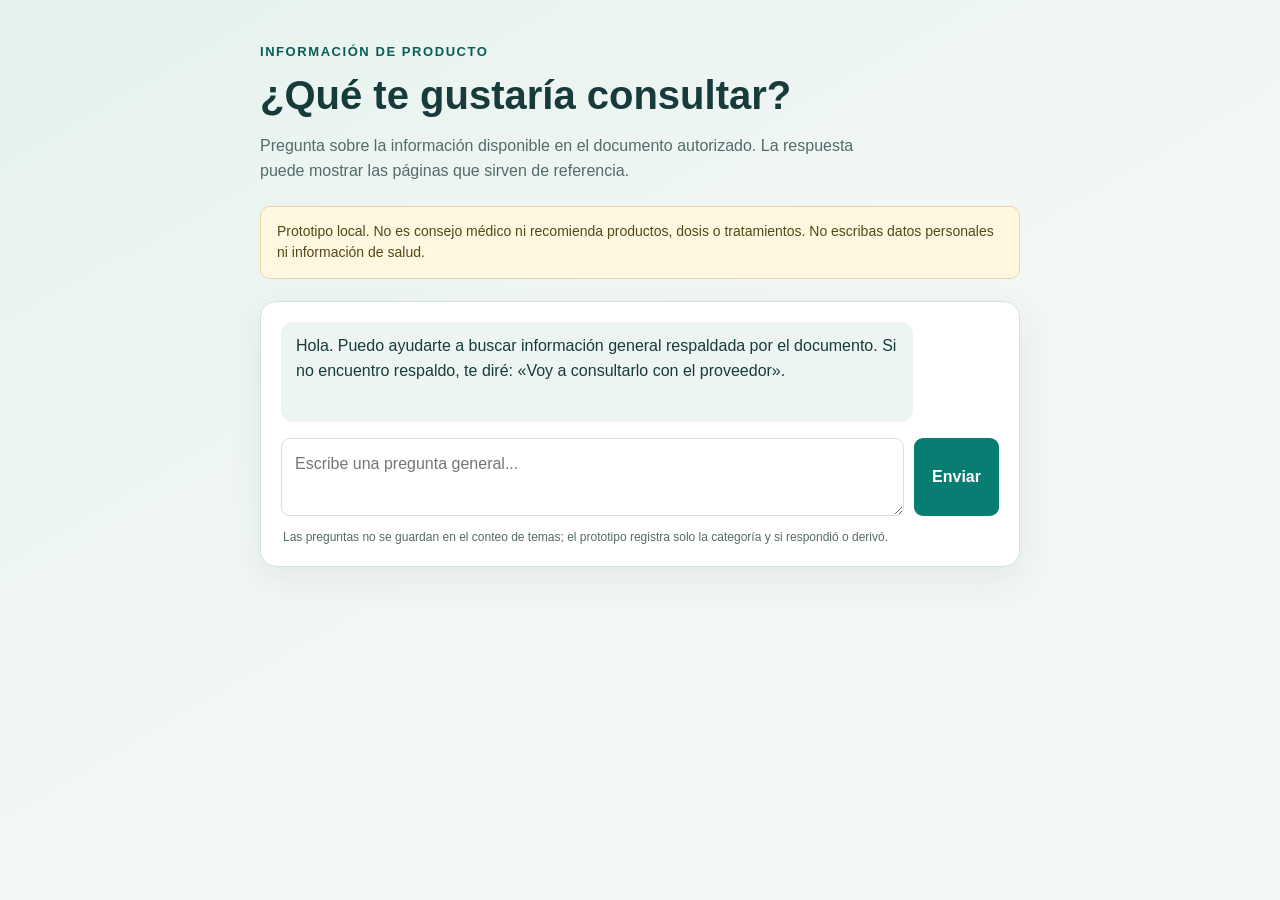
<file: mi-trabajo/mi-agente/index.html>
<!doctype html>
<html lang="es">
<head>
  <meta charset="utf-8">
  <meta name="viewport" content="width=device-width, initial-scale=1">
  <meta name="theme-color" content="#f4f7f6">
  <title>Consulta de información del producto</title>
  <style>
    :root {
      color-scheme: light;
      --ink: #173b3a;
      --muted: #536b69;
      --surface: #ffffff;
      --background: #f2f7f5;
      --line: #d4e2de;
      --accent: #087e73;
      --accent-dark: #075e57;
      --notice: #fff7df;
    }
    * { box-sizing: border-box; }
    body {
      margin: 0;
      min-height: 100vh;
      background: linear-gradient(150deg, #e5f2ee, var(--background) 50%);
      color: var(--ink);
      font: 16px/1.55 Arial, sans-serif;
    }
    main { width: min(760px, calc(100% - 32px)); margin: 0 auto; padding: 42px 0; }
    .brand { color: var(--accent-dark); font-size: 13px; font-weight: 700; letter-spacing: .12em; text-transform: uppercase; }
    h1 { margin: 10px 0; font-size: clamp(27px, 5vw, 40px); line-height: 1.15; }
    .intro { max-width: 620px; color: var(--muted); }
    .notice {
      margin: 22px 0;
      padding: 14px 16px;
      border: 1px solid #e9d8a4;
      border-radius: 10px;
      background: var(--notice);
      color: #554719;
      font-size: 14px;
    }
    .chat {
      padding: 20px;
      border: 1px solid var(--line);
      border-radius: 16px;
      background: var(--surface);
      box-shadow: 0 12px 34px #173b3a12;
    }
    .messages { display: grid; gap: 12px; min-height: 100px; max-height: 430px; overflow-y: auto; }
    .message {
      max-width: 88%;
      margin: 0;
      padding: 12px 15px;
      border-radius: 12px;
      white-space: pre-wrap;
      overflow-wrap: anywhere;
    }
    .assistant { justify-self: start; background: #edf5f2; }
    .user { justify-self: end; background: var(--accent); color: white; }
    .source { display: block; margin-top: 8px; color: var(--muted); font-size: 12px; }
    form { display: flex; gap: 10px; margin-top: 16px; }
    textarea {
      flex: 1;
      min-height: 52px;
      max-height: 150px;
      padding: 13px;
      border: 1px solid var(--line);
      border-radius: 9px;
      color: var(--ink);
      font: inherit;
      resize: vertical;
    }
    textarea:focus { outline: 3px solid #087e7333; border-color: var(--accent); }
    button {
      align-self: stretch;
      padding: 0 18px;
      border: 0;
      border-radius: 9px;
      background: var(--accent);
      color: white;
      font: inherit;
      font-weight: 700;
      cursor: pointer;
    }
    button:hover, button:focus-visible { background: var(--accent-dark); }
    button:disabled { opacity: .65; cursor: wait; }
    .hint { margin: 12px 2px 0; color: var(--muted); font-size: 12px; }
    @media (max-width: 540px) {
      main { padding: 28px 0; }
      .chat { padding: 14px; }
      form { flex-direction: column; }
      button { min-height: 48px; }
      .message { max-width: 96%; }
    }
  </style>
</head>
<body>
  <main>
    <div class="brand">Información de producto</div>
    <h1>¿Qué te gustaría consultar?</h1>
    <p class="intro">Pregunta sobre la información disponible en el documento autorizado. La respuesta puede mostrar las páginas que sirven de referencia.</p>
    <aside class="notice" role="note">
      Prototipo local. No es consejo médico ni recomienda productos, dosis o tratamientos. No escribas datos personales ni información de salud.
    </aside>
    <section class="chat" aria-label="Asistente de consulta">
      <div class="messages" id="messages" aria-live="polite">
        <p class="message assistant">Hola. Puedo ayudarte a buscar información general respaldada por el documento. Si no encuentro respaldo, te diré: «Voy a consultarlo con el proveedor».</p>
      </div>
      <form id="question-form">
        <textarea id="question" name="pregunta" maxlength="500" placeholder="Escribe una pregunta general..." required aria-label="Tu pregunta"></textarea>
        <button id="send" type="submit">Enviar</button>
      </form>
      <p class="hint">Las preguntas no se guardan en el conteo de temas; el prototipo registra solo la categoría y si respondió o derivó.</p>
    </section>
  </main>
  <script>
    const form = document.querySelector('#question-form');
    const input = document.querySelector('#question');
    const sendButton = document.querySelector('#send');
    const messages = document.querySelector('#messages');

    function addMessage(text, role, sources = []) {
      const message = document.createElement('p');
      message.className = `message ${role}`;
      message.textContent = text;
      if (sources.length) {
        const citation = document.createElement('span');
        citation.className = 'source';
        citation.textContent = `Fuente: PDF autorizado, página${sources.length === 1 ? '' : 's'} ${sources.map(source => source.pagina).join(', ')}`;
        message.append(citation);
      }
      messages.append(message);
      messages.scrollTop = messages.scrollHeight;
    }

    form.addEventListener('submit', async event => {
      event.preventDefault();
      const pregunta = input.value.trim();
      if (!pregunta) return;

      addMessage(pregunta, 'user');
      input.value = '';
      sendButton.disabled = true;
      sendButton.textContent = 'Consultando…';
      try {
        const response = await fetch('/api/preguntar', {
          method: 'POST',
          headers: { 'Content-Type': 'application/json' },
          body: JSON.stringify({ pregunta })
        });
        const data = await response.json();
        if (!response.ok) {
          throw new Error(data.detail || 'No se pudo completar la consulta.');
        }
        addMessage(data.respuesta, 'assistant', data.fuentes || []);
      } catch (error) {
        addMessage(error.message || 'No se pudo completar la consulta.', 'assistant');
      } finally {
        sendButton.disabled = false;
        sendButton.textContent = 'Enviar';
        input.focus();
      }
    });
  </script>
</body>
</html>
</file>
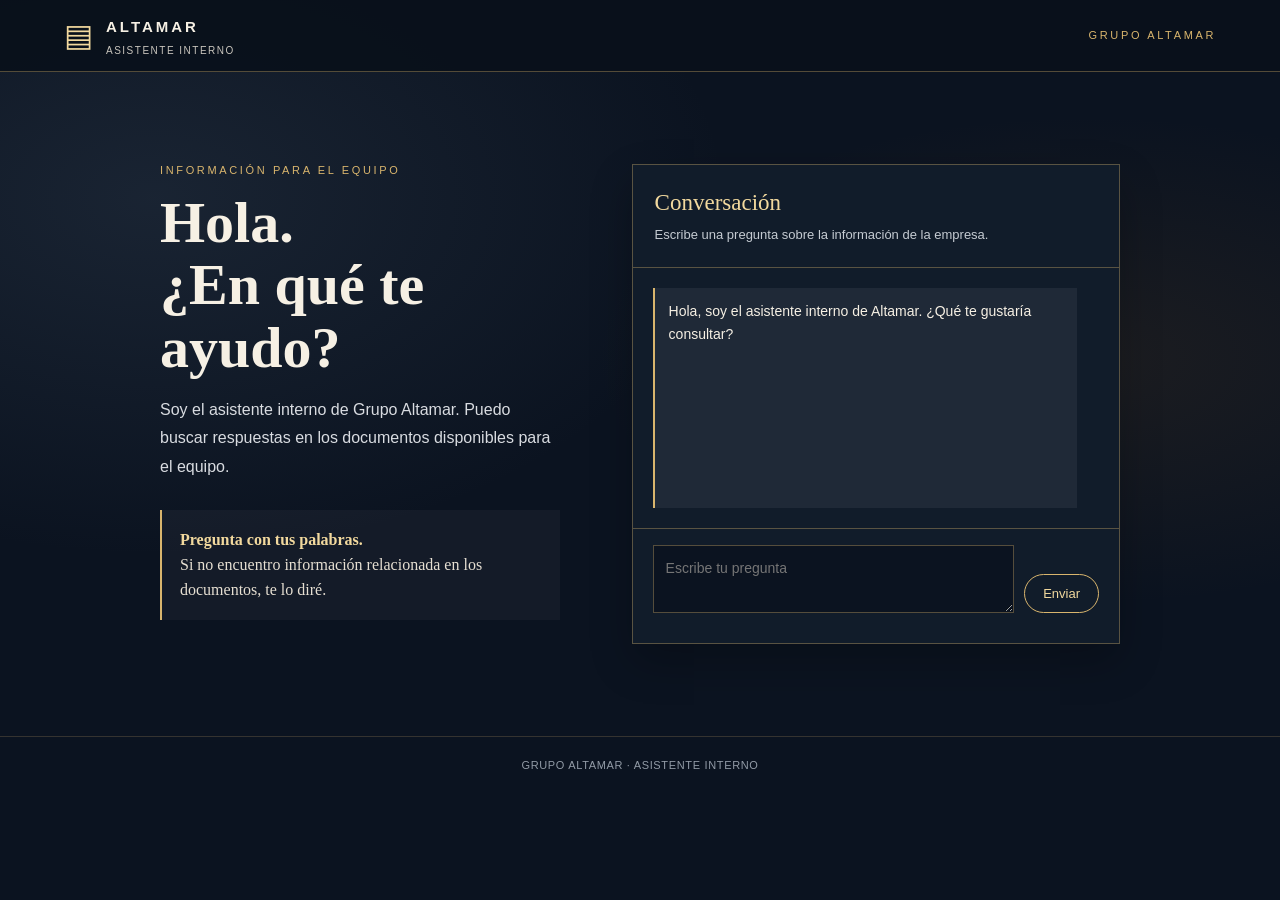
<file: mi-trabajo/dia-05/chatbot/index.html>
<!doctype html>
<html lang="es">
<head>
<meta charset="utf-8">
<meta name="viewport" content="width=device-width, initial-scale=1">
<meta name="theme-color" content="#101a29">
<title>Altamar | Asistente interno</title>
<style>
:root{color-scheme:dark;--night:#0b1320;--navy:#101d2d;--gold:#d9b56d;--goldlight:#f2d99e;--cream:#f6f0e4;--muted:#c5cbd2;--line:rgba(217,181,109,.36)}
*{box-sizing:border-box}body{margin:0;min-height:100vh;color:var(--cream);background:radial-gradient(ellipse at 12% 22%,rgba(83,103,125,.2),transparent 36%),radial-gradient(ellipse at 85% 40%,rgba(125,84,35,.15),transparent 32%),var(--night);font-family:Georgia,"Times New Roman",serif;line-height:1.55}
.topbar{display:flex;align-items:center;justify-content:space-between;gap:1rem;padding:15px clamp(18px,5vw,72px);background:rgba(9,16,27,.94);border-bottom:1px solid var(--line)}
.brand{display:flex;align-items:center;gap:13px;color:var(--cream);text-decoration:none}.brand-mark{color:var(--goldlight);font-size:31px;line-height:1}.brand-title{font:600 15px/1.2 Arial,sans-serif;letter-spacing:.2em}.brand-sub{display:block;margin-top:5px;color:#c9c5bd;font:10px Arial,sans-serif;letter-spacing:.15em}
main{max-width:1000px;margin:auto;padding:clamp(38px,8vw,92px) 20px}.eyebrow{color:var(--gold);text-transform:uppercase;letter-spacing:.24em;font:11px Arial,sans-serif}.layout{display:grid;grid-template-columns:.9fr 1.1fr;gap:clamp(28px,6vw,72px);align-items:start}h1{font-size:clamp(35px,5vw,58px);line-height:1.08;margin:16px 0}.intro{color:#d9dce1;font:16px/1.8 Arial,sans-serif}.note{margin-top:28px;padding:18px;border-left:2px solid var(--gold);background:rgba(255,255,255,.035);color:#e6dfd2}.note strong{color:var(--goldlight)}
.chat{border:1px solid var(--line);background:#111c2a;box-shadow:0 18px 40px rgba(0,0,0,.24)}.chat-head{padding:20px 22px;border-bottom:1px solid var(--line)}.chat-head h2{margin:0 0 4px;color:var(--goldlight);font-size:23px;font-weight:500}.chat-head p{margin:0;color:var(--muted);font:13px/1.7 Arial,sans-serif}.messages{display:grid;gap:12px;min-height:260px;max-height:55vh;overflow:auto;padding:20px}.message{max-width:95%;margin:0;padding:12px 14px;background:rgba(255,255,255,.06);font:14px/1.65 Arial,sans-serif;white-space:pre-wrap;overflow-wrap:anywhere}.message.user{justify-self:end;border:1px solid var(--line)}.message.bot{border-left:2px solid var(--gold)}.form{display:flex;gap:10px;align-items:flex-end;padding:16px 20px;border-top:1px solid var(--line)}textarea{flex:1;min-height:48px;max-height:140px;padding:12px;color:var(--cream);background:var(--night);border:1px solid var(--line);font:14px/1.5 Arial,sans-serif;resize:vertical}textarea:focus{outline:2px solid var(--gold)}button{flex:0 0 auto;border:1px solid var(--gold);border-radius:999px;padding:11px 18px;color:var(--goldlight);background:transparent;cursor:pointer;font:13px Arial,sans-serif}button:hover,button:focus-visible{background:var(--gold);color:var(--night)}button:disabled{opacity:.6;cursor:wait}.status{padding:0 20px 14px;color:var(--muted);font:12px Arial,sans-serif}.footer{padding:22px;text-align:center;color:#929ba6;border-top:1px solid rgba(217,181,109,.2);font:11px Arial,sans-serif;letter-spacing:.06em}
@media(max-width:760px){.layout{grid-template-columns:1fr}.messages{min-height:210px}.form{padding:12px}.topbar{padding:14px 18px}}
@media(max-width:480px){.form{align-items:stretch;flex-direction:column}.form button{align-self:flex-end}}
</style>
</head>
<body>
<header class="topbar">
<a class="brand" href="/" aria-label="Inicio de Altamar"><span class="brand-mark" aria-hidden="true">▤</span><span><span class="brand-title">ALTAMAR</span><span class="brand-sub">ASISTENTE INTERNO</span></span></a>
<span class="eyebrow">Grupo Altamar</span>
</header>
<main>
<div class="layout">
<section>
<div class="eyebrow">Información para el equipo</div>
<h1>Hola.<br>¿En qué te ayudo?</h1>
<p class="intro">Soy el asistente interno de Grupo Altamar. Puedo buscar respuestas en los documentos disponibles para el equipo.</p>
<div class="note"><strong>Pregunta con tus palabras.</strong><br>Si no encuentro información relacionada en los documentos, te lo diré.</div>
</section>
<section class="chat" aria-label="Chat interno">
<div class="chat-head"><h2>Conversación</h2><p>Escribe una pregunta sobre la información de la empresa.</p></div>
<div class="messages" id="messages" role="log" aria-live="polite"><p class="message bot">Hola, soy el asistente interno de Altamar. ¿Qué te gustaría consultar?</p></div>
<form class="form" id="chatForm"><textarea id="question" name="pregunta" maxlength="500" rows="2" placeholder="Escribe tu pregunta" required aria-label="Pregunta para el asistente"></textarea><button id="send" type="submit">Enviar</button></form>
<div class="status" id="status" role="status"></div>
</section>
</div>
</main>
<footer class="footer">GRUPO ALTAMAR · ASISTENTE INTERNO</footer>
<script>
const form=document.getElementById('chatForm');
const question=document.getElementById('question');
const send=document.getElementById('send');
const messages=document.getElementById('messages');
const status=document.getElementById('status');
const history=[];

function addMessage(role,text){
  const message=document.createElement('p');
  message.className='message '+role;
  message.textContent=text;
  messages.append(message);
  messages.scrollTop=messages.scrollHeight;
}

form.addEventListener('submit',async function(event){
  event.preventDefault();
  const text=question.value.trim();
  if(!text){return;}
  addMessage('user',text);
  question.value='';
  send.disabled=true;
  send.textContent='Buscando…';
  status.textContent='';
  try{
    const response=await fetch('/api/preguntar',{
      method:'POST',
      headers:{'Content-Type':'application/json'},
      body:JSON.stringify({pregunta:text,historial:history.slice(-10)})
    });
    if(!response.ok){throw new Error('POST /api/preguntar respondió '+response.status);}
    const data=await response.json();
    addMessage('bot',data.respuesta);
    if(data.modo==='sin-llave'){status.textContent='Modo demostración: esta respuesta no usa IA.';}
    history.push({role:'user',content:text},{role:'assistant',content:data.respuesta});
    history.splice(0,Math.max(0,history.length-10));
  }catch(error){
    console.error('No se pudo conectar con el chatbot.',error);
    addMessage('bot','No pude conectar con el chatbot. Verifica que siga activo en http://localhost:8001.');
  }finally{
    send.disabled=false;
    send.textContent='Enviar';
    question.focus();
  }
});
</script>
</body>
</html>
</file>
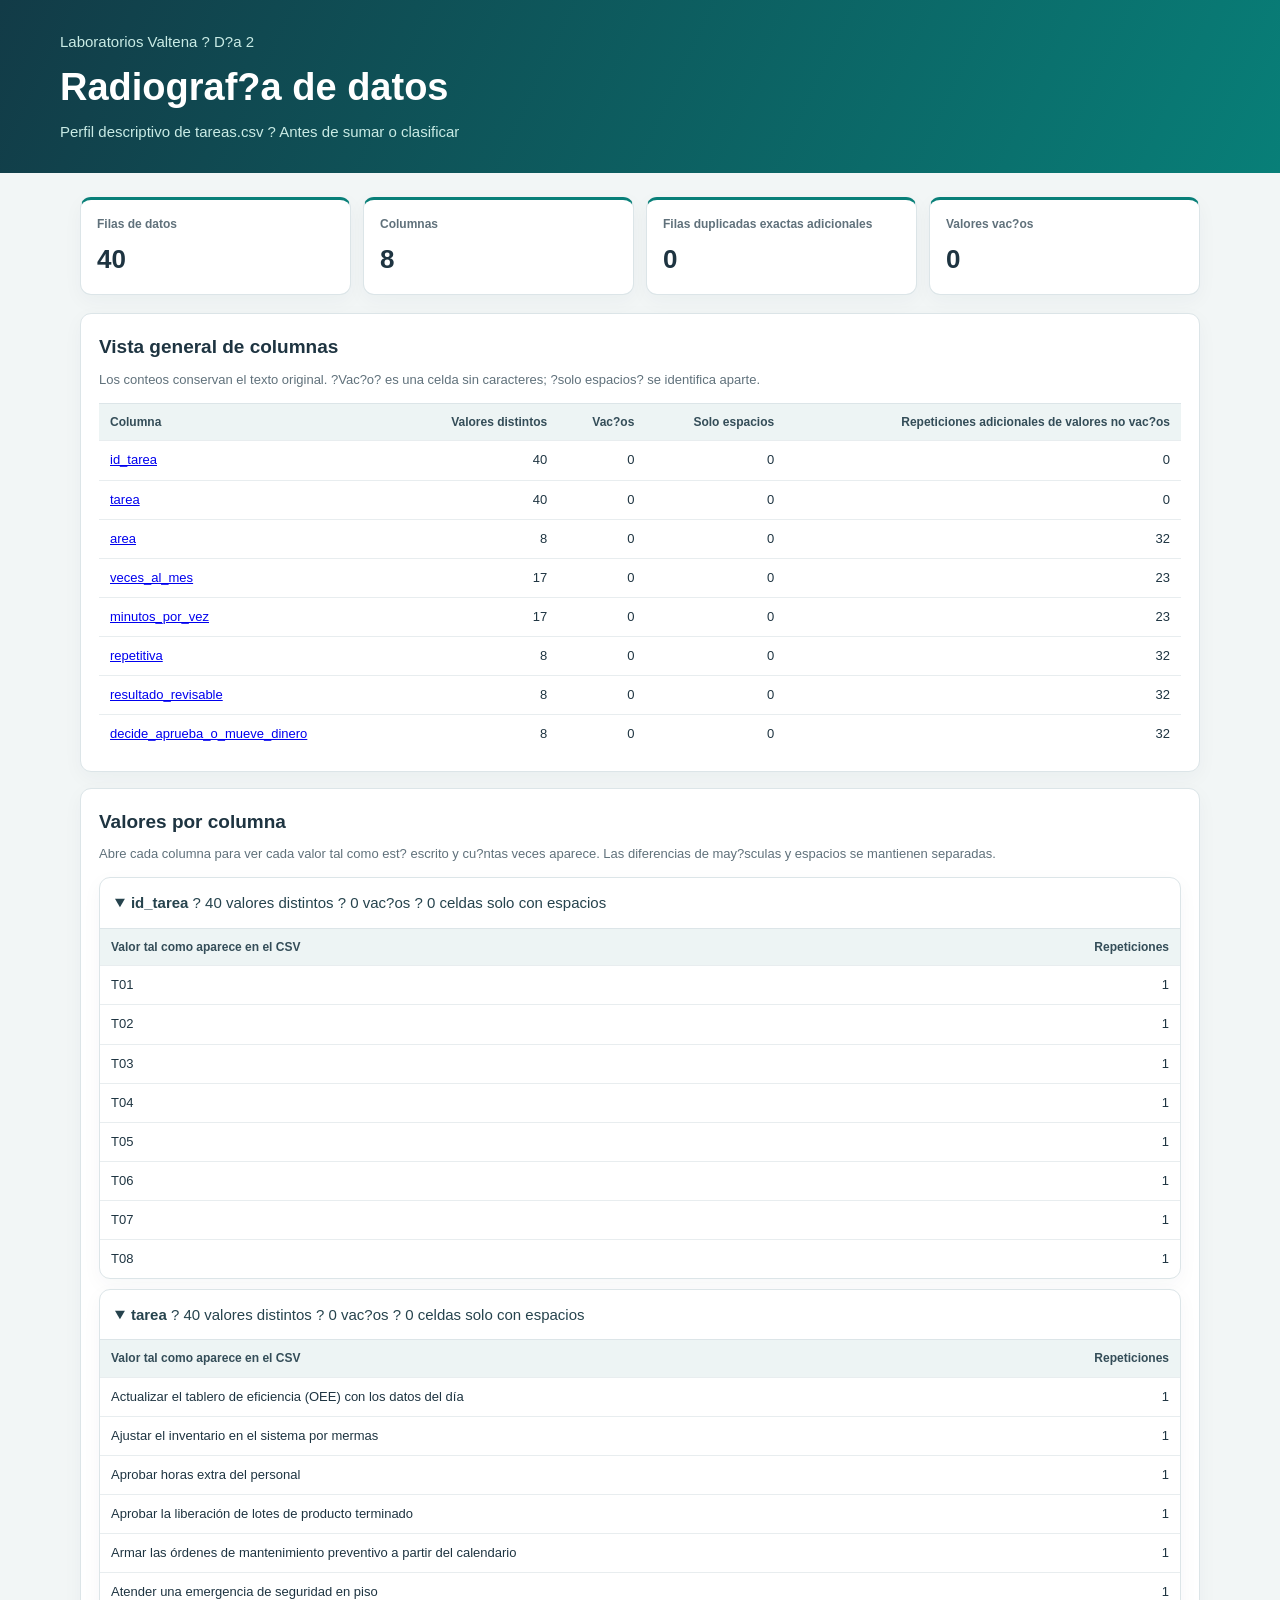
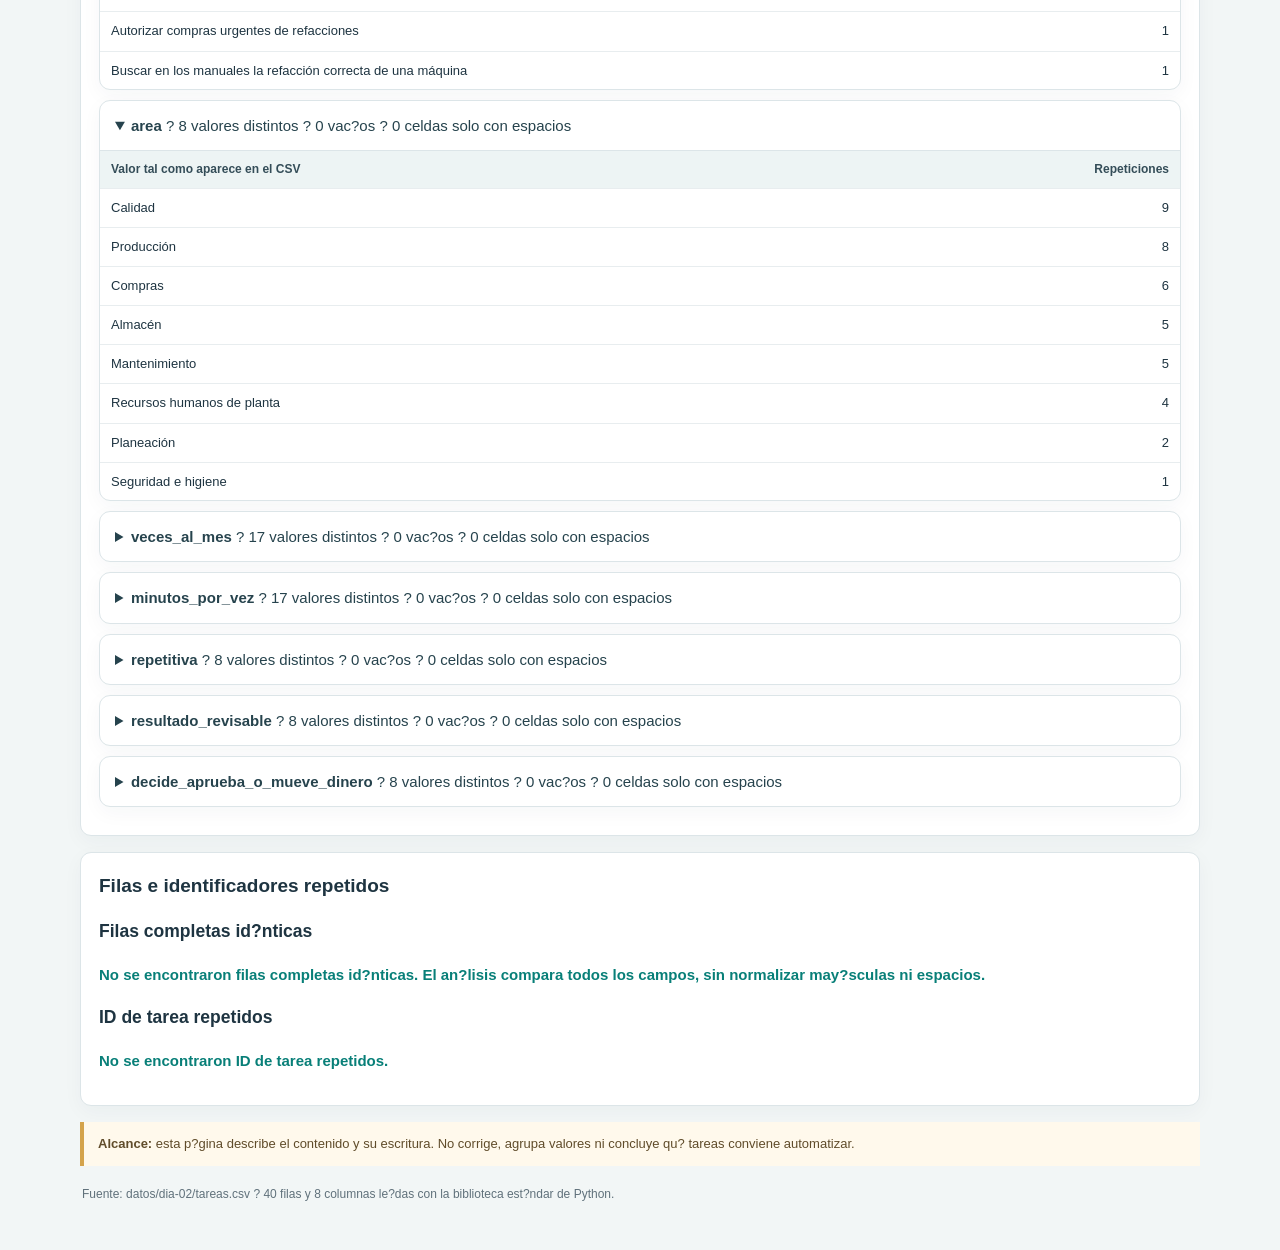
<file: mi-trabajo/dia-02/radiografia.html>
<!doctype html>
<html lang="es"><head><meta charset="utf-8"><meta name="viewport" content="width=device-width, initial-scale=1">
<title>Radiograf?a de datos ? D?a 2</title>
<style>
:root{--ink:#1e3441;--muted:#60717b;--line:#dce5e8;--paper:#f2f6f6;--card:#fff;--teal:#087f78;--amber:#9c5c10;}
*{box-sizing:border-box}body{margin:0;background:var(--paper);color:var(--ink);font:15px/1.55 "Segoe UI",Arial,sans-serif}
header{padding:30px max(20px,calc((100vw - 1160px)/2));background:linear-gradient(115deg,#123b47,#087f78);color:white}
header p{margin:0;color:#c9ebe5}h1{margin:5px 0 3px;font-size:clamp(26px,4vw,38px)}main{max-width:1160px;margin:auto;padding:24px 20px 40px}
.card,.metric,.column-detail{background:var(--card);border:1px solid var(--line);border-radius:11px;box-shadow:0 6px 20px #2038470a}
.metrics{display:grid;grid-template-columns:repeat(4,1fr);gap:12px;margin-bottom:18px}.metric{padding:15px 16px;display:grid;gap:5px;border-top:3px solid var(--teal)}
.metric span{font-size:12px;color:var(--muted);font-weight:650}.metric strong{font-size:26px;font-variant-numeric:tabular-nums}
section.card{padding:18px;margin:16px 0}h2{margin:0 0 8px;font-size:19px}.hint{color:var(--muted);font-size:13px;margin:0 0 13px}
table{border-collapse:collapse;width:100%;font-size:13px}th,td{padding:9px 11px;border-bottom:1px solid #e8edef;text-align:left;vertical-align:top}th{background:#edf4f4;color:#344d58;font-size:12px;position:sticky;top:0}td:nth-child(n+2),th:nth-child(n+2){text-align:right;font-variant-numeric:tabular-nums}
.column-detail{margin:10px 0;overflow:hidden}summary{padding:13px 15px;cursor:pointer;color:#26434d}summary:hover{background:#f4f9f8}.table-wrap{max-height:350px;overflow:auto;border-top:1px solid var(--line)}
.value{overflow-wrap:anywhere;white-space:pre-wrap}.raw{color:var(--amber);font-family:Consolas,monospace;font-size:12px}.empty-value{color:var(--amber);font-style:italic}.ok{color:var(--teal);font-weight:650}
.note{padding:12px 14px;border-left:4px solid #d4a34b;background:#fff9ec;color:#604c2a;font-size:13px}footer{color:var(--muted);font-size:12px;padding:6px 2px}
@media(max-width:700px){main{padding:16px 12px 28px}header{padding:22px 16px}.metrics{grid-template-columns:repeat(2,1fr)}.metric{padding:12px}.metric strong{font-size:22px}}
</style></head><body>
<header><p>Laboratorios Valtena ? D?a 2</p><h1>Radiograf?a de datos</h1><p>Perfil descriptivo de tareas.csv ? Antes de sumar o clasificar</p></header>
<main><div class="metrics"><article class="metric"><span>Filas de datos</span><strong>40</strong></article><article class="metric"><span>Columnas</span><strong>8</strong></article><article class="metric"><span>Filas duplicadas exactas adicionales</span><strong>0</strong></article><article class="metric"><span>Valores vac?os</span><strong>0</strong></article></div>
<section class="card"><h2>Vista general de columnas</h2><p class="hint">Los conteos conservan el texto original. ?Vac?o? es una celda sin caracteres; ?solo espacios? se identifica aparte.</p>
<div class="table-wrap"><table><thead><tr><th>Columna</th><th>Valores distintos</th><th>Vac?os</th><th>Solo espacios</th><th>Repeticiones adicionales de valores no vac?os</th></tr></thead><tbody><tr><td><a href="#col-1">id_tarea</a></td><td>40</td><td>0</td><td>0</td><td>0</td></tr><tr><td><a href="#col-2">tarea</a></td><td>40</td><td>0</td><td>0</td><td>0</td></tr><tr><td><a href="#col-3">area</a></td><td>8</td><td>0</td><td>0</td><td>32</td></tr><tr><td><a href="#col-4">veces_al_mes</a></td><td>17</td><td>0</td><td>0</td><td>23</td></tr><tr><td><a href="#col-5">minutos_por_vez</a></td><td>17</td><td>0</td><td>0</td><td>23</td></tr><tr><td><a href="#col-6">repetitiva</a></td><td>8</td><td>0</td><td>0</td><td>32</td></tr><tr><td><a href="#col-7">resultado_revisable</a></td><td>8</td><td>0</td><td>0</td><td>32</td></tr><tr><td><a href="#col-8">decide_aprueba_o_mueve_dinero</a></td><td>8</td><td>0</td><td>0</td><td>32</td></tr></tbody></table></div></section>
<section class="card"><h2>Valores por columna</h2><p class="hint">Abre cada columna para ver cada valor tal como est? escrito y cu?ntas veces aparece. Las diferencias de may?sculas y espacios se mantienen separadas.</p><details id="col-1" class="column-detail" open><summary><strong>id_tarea</strong> ? 40 valores distintos ? 0 vac?os ? 0 celdas solo con espacios</summary><div class="table-wrap"><table><thead><tr><th>Valor tal como aparece en el CSV</th><th>Repeticiones</th></tr></thead><tbody><tr><td class="value">T01</td><td class="count">1</td></tr><tr><td class="value">T02</td><td class="count">1</td></tr><tr><td class="value">T03</td><td class="count">1</td></tr><tr><td class="value">T04</td><td class="count">1</td></tr><tr><td class="value">T05</td><td class="count">1</td></tr><tr><td class="value">T06</td><td class="count">1</td></tr><tr><td class="value">T07</td><td class="count">1</td></tr><tr><td class="value">T08</td><td class="count">1</td></tr><tr><td class="value">T09</td><td class="count">1</td></tr><tr><td class="value">T10</td><td class="count">1</td></tr><tr><td class="value">T11</td><td class="count">1</td></tr><tr><td class="value">T12</td><td class="count">1</td></tr><tr><td class="value">T13</td><td class="count">1</td></tr><tr><td class="value">T14</td><td class="count">1</td></tr><tr><td class="value">T15</td><td class="count">1</td></tr><tr><td class="value">T16</td><td class="count">1</td></tr><tr><td class="value">T17</td><td class="count">1</td></tr><tr><td class="value">T18</td><td class="count">1</td></tr><tr><td class="value">T19</td><td class="count">1</td></tr><tr><td class="value">T20</td><td class="count">1</td></tr><tr><td class="value">T21</td><td class="count">1</td></tr><tr><td class="value">T22</td><td class="count">1</td></tr><tr><td class="value">T23</td><td class="count">1</td></tr><tr><td class="value">T24</td><td class="count">1</td></tr><tr><td class="value">T25</td><td class="count">1</td></tr><tr><td class="value">T26</td><td class="count">1</td></tr><tr><td class="value">T27</td><td class="count">1</td></tr><tr><td class="value">T28</td><td class="count">1</td></tr><tr><td class="value">T29</td><td class="count">1</td></tr><tr><td class="value">T30</td><td class="count">1</td></tr><tr><td class="value">T31</td><td class="count">1</td></tr><tr><td class="value">T32</td><td class="count">1</td></tr><tr><td class="value">T33</td><td class="count">1</td></tr><tr><td class="value">T34</td><td class="count">1</td></tr><tr><td class="value">T35</td><td class="count">1</td></tr><tr><td class="value">T36</td><td class="count">1</td></tr><tr><td class="value">T37</td><td class="count">1</td></tr><tr><td class="value">T38</td><td class="count">1</td></tr><tr><td class="value">T39</td><td class="count">1</td></tr><tr><td class="value">T40</td><td class="count">1</td></tr></tbody></table></div></details><details id="col-2" class="column-detail" open><summary><strong>tarea</strong> ? 40 valores distintos ? 0 vac?os ? 0 celdas solo con espacios</summary><div class="table-wrap"><table><thead><tr><th>Valor tal como aparece en el CSV</th><th>Repeticiones</th></tr></thead><tbody><tr><td class="value">Actualizar el tablero de eficiencia (OEE) con los datos del día</td><td class="count">1</td></tr><tr><td class="value">Ajustar el inventario en el sistema por mermas</td><td class="count">1</td></tr><tr><td class="value">Aprobar horas extra del personal</td><td class="count">1</td></tr><tr><td class="value">Aprobar la liberación de lotes de producto terminado</td><td class="count">1</td></tr><tr><td class="value">Armar las órdenes de mantenimiento preventivo a partir del calendario</td><td class="count">1</td></tr><tr><td class="value">Atender una emergencia de seguridad en piso</td><td class="count">1</td></tr><tr><td class="value">Autorizar compras urgentes de refacciones</td><td class="count">1</td></tr><tr><td class="value">Buscar en los manuales la refacción correcta de una máquina</td><td class="count">1</td></tr><tr><td class="value">Calcular el consumo de materiales contra la receta de cada lote</td><td class="count">1</td></tr><tr><td class="value">Capacitar en piso a operadores nuevos</td><td class="count">1</td></tr><tr><td class="value">Capturar el reporte diario de producción por línea en la hoja de control</td><td class="count">1</td></tr><tr><td class="value">Clasificar los correos de la bandeja de calidad</td><td class="count">1</td></tr><tr><td class="value">Comparar las lecturas de temperatura del almacén contra el rango permitido</td><td class="count">1</td></tr><tr><td class="value">Conciliar el inventario de materia prima contra el sistema</td><td class="count">1</td></tr><tr><td class="value">Consolidar los rechazos del turno y clasificarlos por causa</td><td class="count">1</td></tr><tr><td class="value">Contestar dudas de proveedores sobre fechas de entrega</td><td class="count">1</td></tr><tr><td class="value">Cotizar un insumo con tres proveedores</td><td class="count">1</td></tr><tr><td class="value">Dar de alta un proveedor nuevo en el sistema de pagos</td><td class="count">1</td></tr><tr><td class="value">Decidir el plan de producción de la siguiente semana</td><td class="count">1</td></tr><tr><td class="value">Detener una línea por riesgo de calidad</td><td class="count">1</td></tr><tr><td class="value">Elaborar el pronóstico de consumo de refacciones críticas</td><td class="count">1</td></tr><tr><td class="value">Entrevistar candidatos para operador</td><td class="count">1</td></tr><tr><td class="value">Generar el listado de material próximo a caducar</td><td class="count">1</td></tr><tr><td class="value">Investigar la causa raíz de una desviación de calidad</td><td class="count">1</td></tr><tr><td class="value">Liberar pagos a proveedores de refacciones</td><td class="count">1</td></tr><tr><td class="value">Llenar el formato de entrega de turno</td><td class="count">1</td></tr><tr><td class="value">Negociar precios con proveedores de empaque</td><td class="count">1</td></tr><tr><td class="value">Pasar al sistema las bitácoras de limpieza que se llenan en papel</td><td class="count">1</td></tr><tr><td class="value">Preparar el paquete de evidencias para una auditoría</td><td class="count">1</td></tr><tr><td class="value">Preparar el reporte mensual de indicadores de la planta</td><td class="count">1</td></tr><tr><td class="value">Programar los turnos del personal operativo</td><td class="count">1</td></tr><tr><td class="value">Redactar el resumen semanal de paros para la junta de planta</td><td class="count">1</td></tr><tr><td class="value">Redactar la minuta de la junta diaria de arranque</td><td class="count">1</td></tr><tr><td class="value">Registrar los resultados de inspección de recepción de materiales</td><td class="count">1</td></tr><tr><td class="value">Responder a una queja de cliente sobre un lote</td><td class="count">1</td></tr><tr><td class="value">Revisar certificados de análisis de proveedores y anotar faltantes</td><td class="count">1</td></tr><tr><td class="value">Revisar la bitácora de calibraciones y avisar cuáles vencen</td><td class="count">1</td></tr><tr><td class="value">Revisar que las etiquetas cumplan el texto aprobado</td><td class="count">1</td></tr><tr><td class="value">Traducir del inglés el instructivo de una máquina nueva</td><td class="count">1</td></tr><tr><td class="value">Validar la nómina semanal de la planta</td><td class="count">1</td></tr></tbody></table></div></details><details id="col-3" class="column-detail" open><summary><strong>area</strong> ? 8 valores distintos ? 0 vac?os ? 0 celdas solo con espacios</summary><div class="table-wrap"><table><thead><tr><th>Valor tal como aparece en el CSV</th><th>Repeticiones</th></tr></thead><tbody><tr><td class="value">Calidad</td><td class="count">9</td></tr><tr><td class="value">Producción</td><td class="count">8</td></tr><tr><td class="value">Compras</td><td class="count">6</td></tr><tr><td class="value">Almacén</td><td class="count">5</td></tr><tr><td class="value">Mantenimiento</td><td class="count">5</td></tr><tr><td class="value">Recursos humanos de planta</td><td class="count">4</td></tr><tr><td class="value">Planeación</td><td class="count">2</td></tr><tr><td class="value">Seguridad e higiene</td><td class="count">1</td></tr></tbody></table></div></details><details id="col-4" class="column-detail" ><summary><strong>veces_al_mes</strong> ? 17 valores distintos ? 0 vac?os ? 0 celdas solo con espacios</summary><div class="table-wrap"><table><thead><tr><th>Valor tal como aparece en el CSV</th><th>Repeticiones</th></tr></thead><tbody><tr><td class="value">4</td><td class="count">8</td></tr><tr><td class="value">1</td><td class="count">4</td></tr><tr><td class="value">2</td><td class="count">4</td></tr><tr><td class="value">26</td><td class="count">3</td></tr><tr><td class="value">20</td><td class="count">2</td></tr><tr><td class="value">22</td><td class="count">2</td></tr><tr><td class="value">3</td><td class="count">2</td></tr><tr><td class="value">30</td><td class="count">2</td></tr><tr><td class="value">40</td><td class="count">2</td></tr><tr><td class="value">6</td><td class="count">2</td></tr><tr><td class="value">78</td><td class="count">2</td></tr><tr><td class="value">8</td><td class="count">2</td></tr><tr><td class="value">12</td><td class="count">1</td></tr><tr><td class="value">15</td><td class="count">1</td></tr><tr><td class="value">25</td><td class="count">1</td></tr><tr><td class="value">44</td><td class="count">1</td></tr><tr><td class="value">5</td><td class="count">1</td></tr></tbody></table></div></details><details id="col-5" class="column-detail" ><summary><strong>minutos_por_vez</strong> ? 17 valores distintos ? 0 vac?os ? 0 celdas solo con espacios</summary><div class="table-wrap"><table><thead><tr><th>Valor tal como aparece en el CSV</th><th>Repeticiones</th></tr></thead><tbody><tr><td class="value">10</td><td class="count">5</td></tr><tr><td class="value">15</td><td class="count">5</td></tr><tr><td class="value">60</td><td class="count">5</td></tr><tr><td class="value">20</td><td class="count">4</td></tr><tr><td class="value">240</td><td class="count">3</td></tr><tr><td class="value">30</td><td class="count">3</td></tr><tr><td class="value">120</td><td class="count">2</td></tr><tr><td class="value">25</td><td class="count">2</td></tr><tr><td class="value">45</td><td class="count">2</td></tr><tr><td class="value">90</td><td class="count">2</td></tr><tr><td class="value">12</td><td class="count">1</td></tr><tr><td class="value">180</td><td class="count">1</td></tr><tr><td class="value">300</td><td class="count">1</td></tr><tr><td class="value">35</td><td class="count">1</td></tr><tr><td class="value">40</td><td class="count">1</td></tr><tr><td class="value">50</td><td class="count">1</td></tr><tr><td class="value">8</td><td class="count">1</td></tr></tbody></table></div></details><details id="col-6" class="column-detail" ><summary><strong>repetitiva</strong> ? 8 valores distintos ? 0 vac?os ? 0 celdas solo con espacios</summary><div class="table-wrap"><table><thead><tr><th>Valor tal como aparece en el CSV</th><th>Repeticiones</th></tr></thead><tbody><tr><td class="value">Sí</td><td class="count">12</td></tr><tr><td class="value">sí</td><td class="count">7</td></tr><tr><td class="value">No</td><td class="count">6</td></tr><tr><td class="value">si</td><td class="count">4</td></tr><tr><td class="value">Si  <span class="raw">valor original: &#x27;Si &#x27;</span></td><td class="count">4</td></tr><tr><td class="value">no</td><td class="count">3</td></tr><tr><td class="value">SI</td><td class="count">3</td></tr><tr><td class="value">NO</td><td class="count">1</td></tr></tbody></table></div></details><details id="col-7" class="column-detail" ><summary><strong>resultado_revisable</strong> ? 8 valores distintos ? 0 vac?os ? 0 celdas solo con espacios</summary><div class="table-wrap"><table><thead><tr><th>Valor tal como aparece en el CSV</th><th>Repeticiones</th></tr></thead><tbody><tr><td class="value">Sí</td><td class="count">14</td></tr><tr><td class="value">No</td><td class="count">5</td></tr><tr><td class="value">SI</td><td class="count">5</td></tr><tr><td class="value">si</td><td class="count">5</td></tr><tr><td class="value">Si  <span class="raw">valor original: &#x27;Si &#x27;</span></td><td class="count">5</td></tr><tr><td class="value">parcial</td><td class="count">3</td></tr><tr><td class="value">sí</td><td class="count">2</td></tr><tr><td class="value">Parcial</td><td class="count">1</td></tr></tbody></table></div></details><details id="col-8" class="column-detail" ><summary><strong>decide_aprueba_o_mueve_dinero</strong> ? 8 valores distintos ? 0 vac?os ? 0 celdas solo con espacios</summary><div class="table-wrap"><table><thead><tr><th>Valor tal como aparece en el CSV</th><th>Repeticiones</th></tr></thead><tbody><tr><td class="value">NO</td><td class="count">9</td></tr><tr><td class="value">no</td><td class="count">9</td></tr><tr><td class="value">No</td><td class="count">8</td></tr><tr><td class="value">Sí</td><td class="count">6</td></tr><tr><td class="value">SI</td><td class="count">3</td></tr><tr><td class="value">si</td><td class="count">2</td></tr><tr><td class="value">sí</td><td class="count">2</td></tr><tr><td class="value">Si  <span class="raw">valor original: &#x27;Si &#x27;</span></td><td class="count">1</td></tr></tbody></table></div></details></section>
<section class="card"><h2>Filas e identificadores repetidos</h2><h3>Filas completas id?nticas</h3><p class="ok">No se encontraron filas completas id?nticas. El an?lisis compara todos los campos, sin normalizar may?sculas ni espacios.</p><h3>ID de tarea repetidos</h3><p class="ok">No se encontraron ID de tarea repetidos.</p></section>
<p class="note"><strong>Alcance:</strong> esta p?gina describe el contenido y su escritura. No corrige, agrupa valores ni concluye qu? tareas conviene automatizar.</p>
<footer>Fuente: datos/dia-02/tareas.csv ? 40 filas y 8 columnas le?das con la biblioteca est?ndar de Python.</footer></main></body></html>
</file>
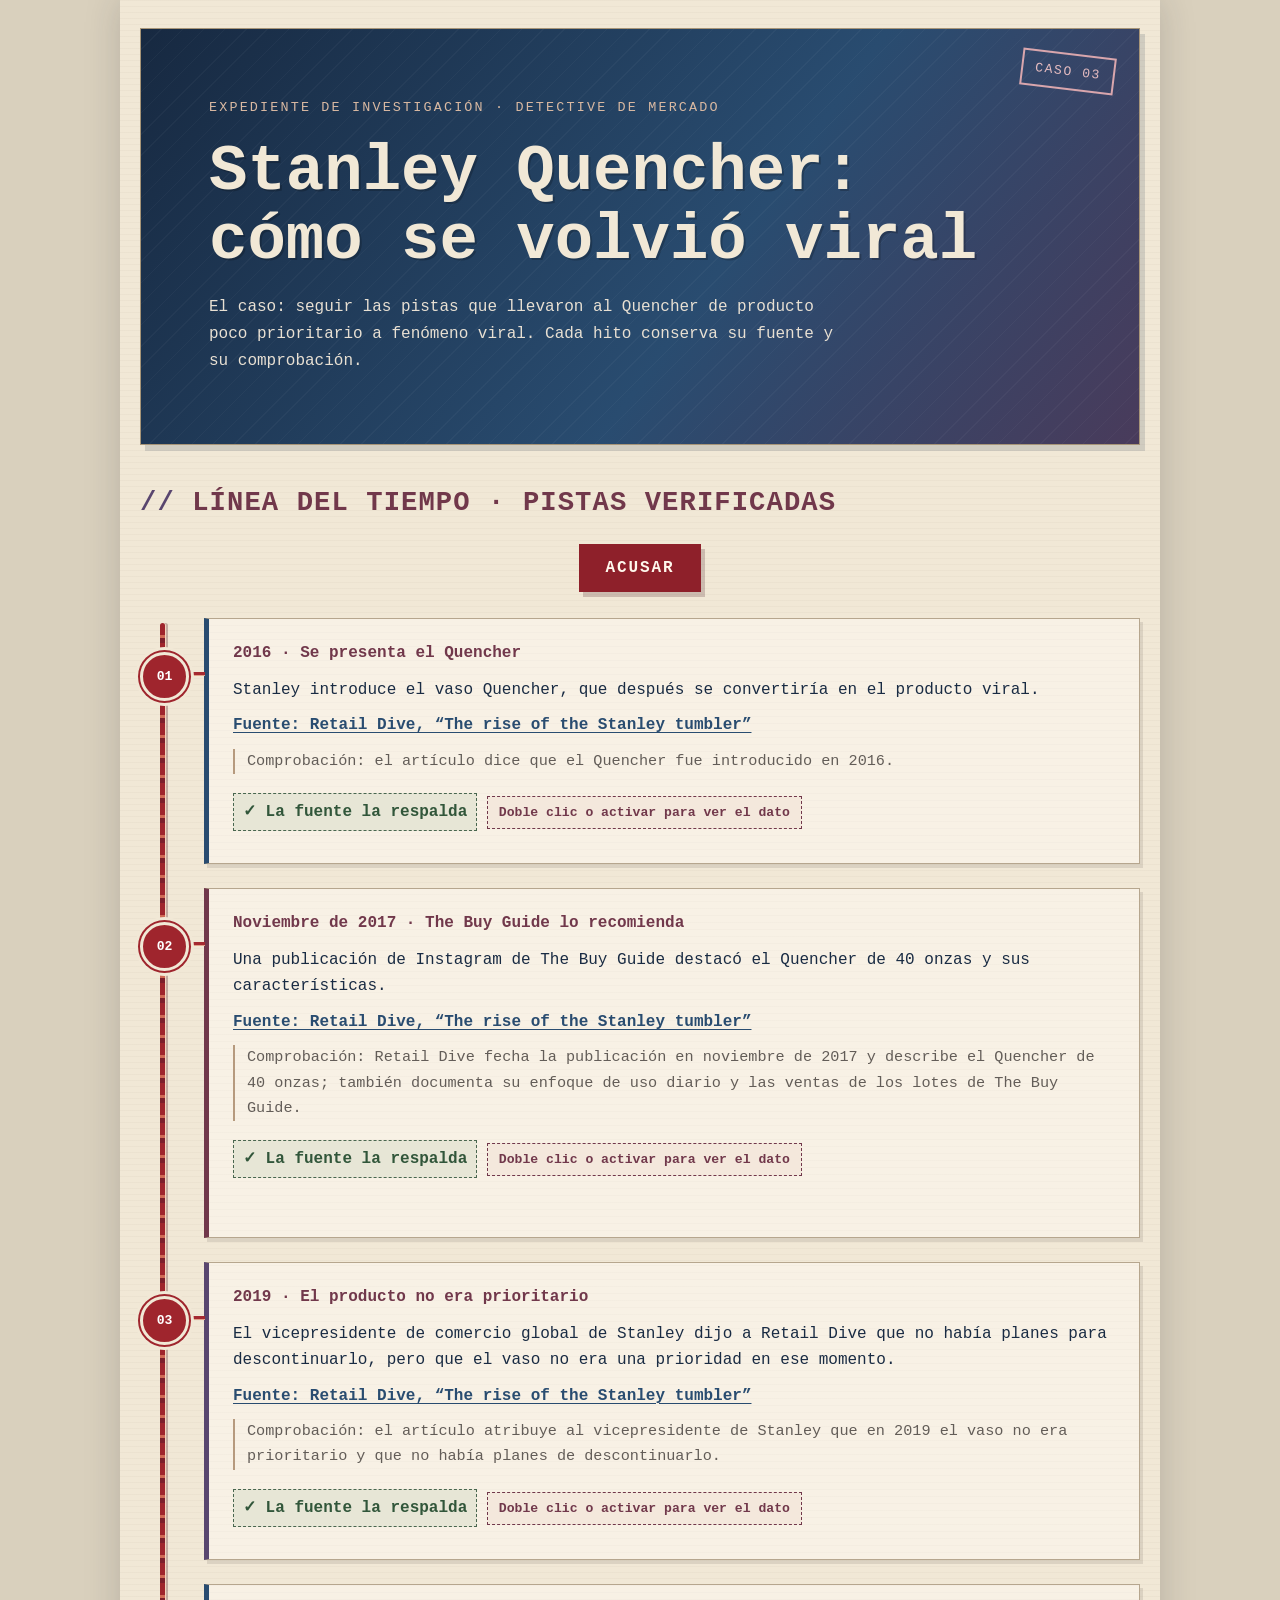
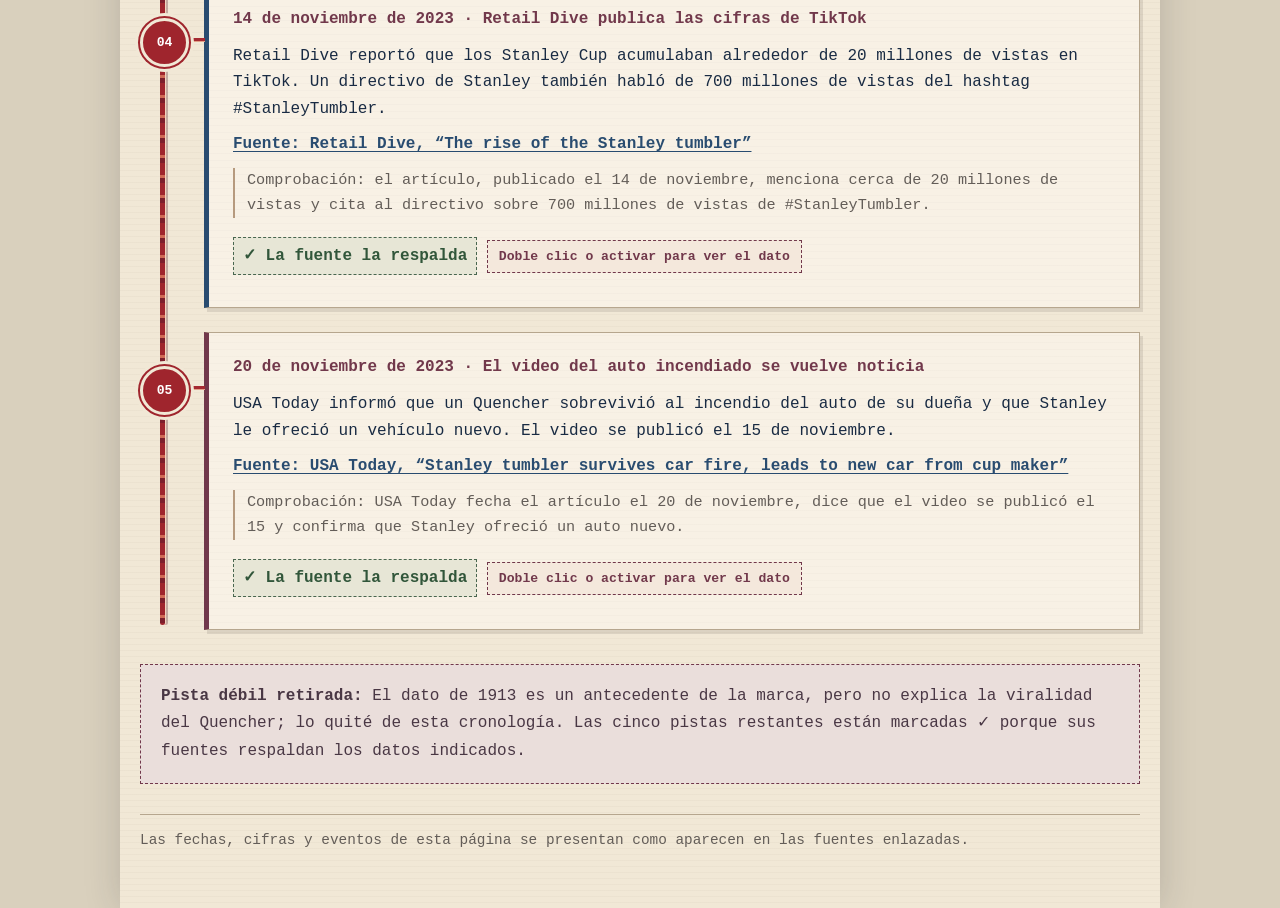
<file: mi-trabajo/dia-03/tablero-actualizado.html>
<!doctype html>
<html lang="es">
<head>
  <meta charset="utf-8">
  <meta name="viewport" content="width=device-width, initial-scale=1">
  <title>Stanley Quencher: cómo se volvió viral</title>
  <style>
    :root {
      color-scheme: light;
      font-family: "Courier New", Courier, monospace;
      color: #192b43;
      background: #d9d0bd;
      --paper: #f1e8d6;
      --ink: #192b43;
      --blue: #294c70;
      --wine: #71384b;
      --purple: #59466f;
      --muted: #635d58;
    }
    * { box-sizing: border-box; }
    body {
      max-width: 1040px;
      margin: 0 auto;
      padding: 28px 20px 56px;
      background:
        repeating-linear-gradient(0deg, transparent 0 5px, rgb(80 61 45 / 3%) 5px 6px),
        var(--paper);
      box-shadow: 0 0 34px rgb(34 35 43 / 18%);
      min-height: 100vh;
    }
    header {
      position: relative;
      overflow: hidden;
      padding: clamp(28px, 7vw, 68px);
      border: 1px solid #a79578;
      color: var(--paper);
      background:
        repeating-linear-gradient(135deg, transparent 0 14px, rgb(255 255 255 / 3%) 14px 15px),
        linear-gradient(125deg, #172941, #294c70 58%, #493b5b);
      box-shadow: 5px 6px 0 rgb(25 43 67 / 15%);
    }
    header::after {
      content: "CASO 03";
      position: absolute;
      right: 24px;
      top: 24px;
      padding: 9px 12px;
      border: 2px solid #d9a6ad;
      color: #e5bcc0;
      font-size: .82rem;
      letter-spacing: .12em;
      transform: rotate(7deg);
    }
    .expediente {
      margin: 0 0 18px;
      color: #d9b9a2;
      font-size: .84rem;
      letter-spacing: .16em;
      text-transform: uppercase;
    }
    header p {
      max-width: 650px;
      margin: 18px 0 0;
      color: #e8e0d3;
      line-height: 1.7;
    }
    h1 {
      max-width: 780px;
      margin: 0;
      font-size: clamp(2rem, 6vw, 4rem);
      line-height: 1.08;
      text-shadow: 2px 2px 0 rgb(0 0 0 / 20%);
    }
    h2 {
      margin: 42px 0 26px;
      color: var(--wine);
      font-size: clamp(1.2rem, 3vw, 1.7rem);
      letter-spacing: .04em;
      text-transform: uppercase;
    }
    h2::before { content: "// "; color: var(--purple); }
    .timeline {
      position: relative;
      display: grid;
      gap: 24px;
      margin: 0;
      padding: 0;
      list-style: none;
      counter-reset: clue;
    }
    .timeline::before {
      content: "";
      position: absolute;
      top: 5px;
      bottom: 5px;
      left: 20px;
      width: 5px;
      border-radius: 99px;
      background:
        repeating-linear-gradient(180deg, #9f252d 0 12px, #d06a56 12px 15px, #7d1f2c 15px 20px);
      box-shadow: 1px 0 0 #f3d3bd, 3px 0 0 rgb(91 31 40 / 30%);
    }
    .timeline li {
      position: relative;
      margin-left: 64px;
      min-width: 0;
      counter-increment: clue;
    }
    .timeline li::before {
      content: counter(clue, decimal-leading-zero);
      position: absolute;
      top: 34px;
      left: -64px;
      display: grid;
      width: 43px;
      height: 43px;
      place-items: center;
      border: 3px solid var(--paper);
      border-radius: 50%;
      color: #fff;
      background: #9f252d;
      box-shadow: 0 0 0 2px #9f252d, 0 0 0 5px var(--paper);
      font-size: .82rem;
      font-weight: 700;
      z-index: 2;
    }
    .timeline li::after {
      content: "";
      position: absolute;
      top: 54px;
      left: -41px;
      width: 42px;
      border-top: 3px solid #a52a31;
      box-shadow: 0 1px 0 #e1a28a;
    }
    .card-shell {
      display: grid;
      perspective: 1200px;
    }
    .card-inner {
      display: grid;
      grid-template-areas: "face";
      transform-style: preserve-3d;
      transition: transform .72s cubic-bezier(.2, .75, .25, 1);
    }
    .timeline li.is-flipped .card-inner { transform: rotateY(180deg); }
    .card-face {
      grid-area: face;
      min-width: 0;
      padding: 22px 24px;
      border: 1px solid #b6a68e;
      background:
        repeating-linear-gradient(0deg, transparent 0 6px, rgb(60 48 37 / 2%) 6px 7px),
        #f8f1e5;
      box-shadow: 3px 4px 0 rgb(67 58 54 / 12%);
      backface-visibility: hidden;
      -webkit-backface-visibility: hidden;
      visibility: hidden;
      transition: visibility 0s linear .36s;
    }
    .timeline li:not(.is-flipped) .card-front,
    .timeline li.is-flipped .card-back {
      visibility: visible;
      transition-delay: 0s;
    }
    .card-front { border-left: 5px solid var(--blue); }
    .timeline li:nth-child(3n + 2) .card-front { border-left-color: var(--wine); }
    .timeline li:nth-child(3n) .card-front { border-left-color: var(--purple); }
    .card-back {
      display: flex;
      flex-direction: column;
      justify-content: center;
      border-right: 5px solid var(--wine);
      background:
        repeating-linear-gradient(0deg, transparent 0 6px, rgb(60 48 37 / 2%) 6px 7px),
        #eee2d1;
      transform: rotateY(180deg);
    }
    .card-back h3 {
      margin: 0 0 12px;
      color: var(--wine);
      font-size: 1.05rem;
    }
    .card-back p { line-height: 1.7; }
    .card-back a { margin-top: 4px; }
    .flip-button {
      align-self: flex-start;
      margin-top: 12px;
      padding: 8px 11px;
      border: 1px dashed var(--wine);
      color: var(--wine);
      background: #f4e8dc;
      font: inherit;
      font-size: .82rem;
      font-weight: 700;
      cursor: pointer;
    }
    .flip-button:hover, .flip-button:focus-visible {
      color: #fff;
      background: var(--wine);
    }
    .timeline li.reveal {
      opacity: 0;
      transform: translateY(24px);
      transition: opacity .75s ease, transform .75s cubic-bezier(.2, .7, .2, 1);
    }
    .timeline li.reveal.is-visible {
      opacity: 1;
      transform: translateY(0);
    }
    time {
      display: block;
      margin-bottom: 12px;
      color: var(--wine);
      font-weight: 700;
      line-height: 1.5;
    }
    .timeline li p { margin: 10px 0; line-height: 1.65; }
    a {
      display: inline-block;
      color: var(--blue);
      font-weight: 700;
      line-height: 1.6;
      text-decoration-thickness: 1px;
      text-underline-offset: 3px;
    }
    a:hover, a:focus-visible { color: var(--wine); }
    .estado {
      display: inline-block;
      margin-top: 8px !important;
      padding: 5px 9px;
      border: 1px dashed #49664f;
      color: #31563a;
      background: #e7e6d6;
      font-weight: 700;
    }
    .prueba {
      padding-left: 12px;
      border-left: 2px solid #b69a7e;
      color: var(--muted);
      font-size: .95rem;
    }
    .nota {
      margin-top: 34px;
      padding: 18px 20px;
      border: 1px dashed var(--wine);
      color: #493744;
      background: #eadedb;
      line-height: 1.7;
    }
    .accuse-button {
      display: block;
      margin: 0 auto 26px;
      padding: 13px 24px;
      border: 2px solid #8e202a;
      color: #fff8ed;
      background: #8e202a;
      box-shadow: 4px 5px 0 rgb(76 31 40 / 22%);
      font: inherit;
      font-size: 1rem;
      font-weight: 700;
      letter-spacing: .12em;
      text-transform: uppercase;
      cursor: pointer;
      transition: transform .18s ease, box-shadow .18s ease, background .18s ease;
    }
    .accuse-button:hover, .accuse-button:focus-visible {
      transform: translateY(-2px);
      background: #6f1d2c;
      box-shadow: 5px 7px 0 rgb(76 31 40 / 28%);
    }
    .verdict-scrim[hidden], .verdict-dialog[hidden] { display: none; }
    .verdict-scrim {
      position: fixed;
      z-index: 1000;
      inset: 0;
      background: rgb(9 13 25 / 86%);
      animation: darken .35s ease both;
    }
    .timeline li.verdict-key {
      z-index: 1001;
      filter: brightness(1.08);
      box-shadow: 0 0 0 3px #d94a45, 0 0 24px 8px rgb(255 64 54 / 70%);
      animation: key-clue-pulse 1.2s ease-in-out infinite alternate;
    }
    .verdict-dialog {
      position: fixed;
      z-index: 1002;
      top: 50%;
      left: 50%;
      width: min(680px, calc(100vw - 32px));
      max-height: min(84vh, 760px);
      overflow: auto;
      padding: clamp(24px, 6vw, 48px);
      border: 2px solid #b89b77;
      color: var(--ink);
      background:
        repeating-linear-gradient(0deg, transparent 0 6px, rgb(60 48 37 / 2%) 6px 7px),
        #f8f1e5;
      box-shadow: 10px 12px 0 rgb(0 0 0 / 35%);
      transform: translate(-50%, -50%);
      animation: verdict-arrive .45s cubic-bezier(.2, .75, .25, 1) both;
    }
    .verdict-kicker {
      margin: 0 0 18px;
      color: var(--purple);
      font-size: .82rem;
      letter-spacing: .15em;
      text-transform: uppercase;
    }
    .verdict-dialog h2 {
      margin: 0 0 18px;
      color: var(--wine);
      font-size: clamp(1.35rem, 4vw, 2rem);
    }
    .verdict-dialog h2::before { content: ""; }
    .typed-verdict {
      min-height: 8em;
      margin: 0;
      font-size: clamp(1rem, 2.8vw, 1.2rem);
      line-height: 1.8;
      white-space: pre-wrap;
    }
    .typed-verdict::after {
      content: "▋";
      margin-left: 3px;
      color: var(--wine);
      animation: caret-blink .8s steps(2, start) infinite;
    }
    .typed-verdict.done::after { content: ""; animation: none; }
    .case-seal {
      width: fit-content;
      margin: 24px 0 26px auto;
      padding: 10px 14px;
      border: 4px double #a4202c;
      color: #a4202c;
      font-size: clamp(1rem, 4vw, 1.5rem);
      font-weight: 900;
      letter-spacing: .08em;
      transform: rotate(-8deg) scale(.55);
      opacity: 0;
      text-shadow: 1px 0 #a4202c;
    }
    .case-seal.is-stamped {
      animation: stamp-in .42s cubic-bezier(.15, .8, .25, 1.5) forwards;
    }
    .close-verdict {
      display: block;
      margin-left: auto;
      padding: 10px 16px;
      border: 1px solid var(--blue);
      color: #fff8ed;
      background: var(--blue);
      font: inherit;
      font-weight: 700;
      cursor: pointer;
    }
    .close-verdict:hover, .close-verdict:focus-visible { background: var(--wine); }
    @keyframes darken {
      from { opacity: 0; }
      to { opacity: 1; }
    }
    @keyframes verdict-arrive {
      from { opacity: 0; transform: translate(-50%, -46%) scale(.96); }
      to { opacity: 1; transform: translate(-50%, -50%) scale(1); }
    }
    @keyframes key-clue-pulse {
      from { box-shadow: 0 0 0 2px #d94a45, 0 0 12px 3px rgb(255 64 54 / 48%); }
      to { box-shadow: 0 0 0 4px #ef655b, 0 0 28px 10px rgb(255 64 54 / 82%); }
    }
    @keyframes caret-blink {
      to { visibility: hidden; }
    }
    @keyframes stamp-in {
      0% { opacity: 0; transform: rotate(-8deg) scale(1.8); }
      70% { opacity: 1; transform: rotate(-8deg) scale(.92); }
      100% { opacity: 1; transform: rotate(-8deg) scale(1); }
    }
    footer {
      margin-top: 30px;
      padding-top: 14px;
      border-top: 1px solid #b6a68e;
      color: var(--muted);
      font-size: .9rem;
      line-height: 1.6;
    }
    @media (max-width: 560px) {
      body { padding: 14px 12px 36px; }
      header { padding: 54px 22px 28px; }
      header::after { top: 12px; right: 14px; }
      .timeline { gap: 18px; }
      .timeline li {
        margin-left: 48px;
      }
      .timeline::before { left: 14px; }
      .timeline li::before {
        left: -48px;
        width: 35px;
        height: 35px;
        top: 30px;
        font-size: .72rem;
      }
      .timeline li::after {
        top: 47px;
        left: -34px;
        width: 35px;
      }
      .card-face { padding: 18px 16px; }
    }
    @media (prefers-reduced-motion: reduce) {
      *, *::before, *::after {
        scroll-behavior: auto !important;
        animation-duration: .01ms !important;
        transition-duration: .01ms !important;
      }
    }
  </style>
</head>
<body>
  <header>
    <p class="expediente">Expediente de investigación · Detective de mercado</p>
    <h1>Stanley Quencher: cómo se volvió viral</h1>
    <p>El caso: seguir las pistas que llevaron al Quencher de producto poco prioritario a fenómeno viral. Cada hito conserva su fuente y su comprobación.</p>
  </header>

  <main>
    <h2>Línea del tiempo · pistas verificadas</h2>
    <button class="accuse-button" id="accuse-button" type="button">Acusar</button>
    <ol class="timeline">
      <li class="reveal">
        <div class="card-shell">
          <div class="card-inner">
            <section class="card-face card-front">
              <time datetime="2016">2016 · Se presenta el Quencher</time>
              <p>Stanley introduce el vaso Quencher, que después se convertiría en el producto viral.</p>
              <a href="https://www.retaildive.com/news/stanley-quencher-tumblers-viral-success/699416/" target="_blank" rel="noopener noreferrer">Fuente: Retail Dive, “The rise of the Stanley tumbler”</a>
              <p class="prueba">Comprobación: el artículo dice que el Quencher fue introducido en 2016.</p>
              <p class="estado" aria-label="Pista verificada">✓ La fuente la respalda</p>
              <button class="flip-button" type="button" aria-pressed="false">Doble clic o activar para ver el dato</button>
            </section>
            <section class="card-face card-back" aria-hidden="true">
              <h3>Dato de la pista</h3>
              <p>El Quencher nació en 2016. La fuente lo describe como un producto que tardó años en volverse viral y que no era prioridad para Stanley.</p>
              <a href="https://www.retaildive.com/news/stanley-quencher-tumblers-viral-success/699416/" target="_blank" rel="noopener noreferrer">Comprobar en Retail Dive</a>
              <button class="flip-button" type="button" aria-pressed="true">Volver a la pista</button>
            </section>
          </div>
        </div>
      </li>
      <li class="reveal">
        <div class="card-shell">
          <div class="card-inner">
            <section class="card-face card-front">
              <time datetime="2017-11">Noviembre de 2017 · The Buy Guide lo recomienda</time>
              <p>Una publicación de Instagram de The Buy Guide destacó el Quencher de 40 onzas y sus características.</p>
              <a href="https://www.retaildive.com/news/stanley-quencher-tumblers-viral-success/699416/" target="_blank" rel="noopener noreferrer">Fuente: Retail Dive, “The rise of the Stanley tumbler”</a>
              <p class="prueba">Comprobación: Retail Dive fecha la publicación en noviembre de 2017 y describe el Quencher de 40 onzas; también documenta su enfoque de uso diario y las ventas de los lotes de The Buy Guide.</p>
              <p class="estado" aria-label="Pista verificada">✓ La fuente la respalda</p>
              <button class="flip-button" type="button" aria-pressed="false">Doble clic o activar para ver el dato</button>
            </section>
            <section class="card-face card-back" aria-hidden="true">
              <h3>Dato de la pista</h3>
              <p>La recomendación de noviembre de 2017 destacó el vaso de 40 onzas, su asa, popote y capacidad para mantener fría la bebida. The Buy Guide lo presentó como artículo diario, no solo para exteriores, y propuso mostrarlo a mujeres mediante recomendaciones de mujeres.</p>
              <p>Stanley colaboró con The Buy Guide: el primer lote de 5,000 vasos se vendió en unos cuatro días y el segundo lote de 5,000, en una hora. La fuente relaciona la colaboración con mayor recomendación de boca en boca y demanda.</p>
              <a href="https://www.retaildive.com/news/stanley-quencher-tumblers-viral-success/699416/" target="_blank" rel="noopener noreferrer">Comprobar en Retail Dive</a>
              <button class="flip-button" type="button" aria-pressed="true">Volver a la pista</button>
            </section>
          </div>
        </div>
      </li>
      <li class="reveal">
        <div class="card-shell">
          <div class="card-inner">
            <section class="card-face card-front">
              <time datetime="2019">2019 · El producto no era prioritario</time>
              <p>El vicepresidente de comercio global de Stanley dijo a Retail Dive que no había planes para descontinuarlo, pero que el vaso no era una prioridad en ese momento.</p>
              <a href="https://www.retaildive.com/news/stanley-quencher-tumblers-viral-success/699416/" target="_blank" rel="noopener noreferrer">Fuente: Retail Dive, “The rise of the Stanley tumbler”</a>
              <p class="prueba">Comprobación: el artículo atribuye al vicepresidente de Stanley que en 2019 el vaso no era prioritario y que no había planes de descontinuarlo.</p>
              <p class="estado" aria-label="Pista verificada">✓ La fuente la respalda</p>
              <button class="flip-button" type="button" aria-pressed="false">Doble clic o activar para ver el dato</button>
            </section>
            <section class="card-face card-back" aria-hidden="true">
              <h3>Dato de la pista</h3>
              <p>En 2019, el Quencher no estaba priorizado. Stanley dijo que no planeaba dejar de producirlo: el producto seguía existiendo, aunque aún no era foco del negocio.</p>
              <a href="https://www.retaildive.com/news/stanley-quencher-tumblers-viral-success/699416/" target="_blank" rel="noopener noreferrer">Comprobar en Retail Dive</a>
              <button class="flip-button" type="button" aria-pressed="true">Volver a la pista</button>
            </section>
          </div>
        </div>
      </li>
      <li class="reveal">
        <div class="card-shell">
          <div class="card-inner">
            <section class="card-face card-front">
              <time datetime="2023-11-14">14 de noviembre de 2023 · Retail Dive publica las cifras de TikTok</time>
              <p>Retail Dive reportó que los Stanley Cup acumulaban alrededor de 20 millones de vistas en TikTok. Un directivo de Stanley también habló de 700 millones de vistas del hashtag #StanleyTumbler.</p>
              <a href="https://www.retaildive.com/news/stanley-quencher-tumblers-viral-success/699416/" target="_blank" rel="noopener noreferrer">Fuente: Retail Dive, “The rise of the Stanley tumbler”</a>
              <p class="prueba">Comprobación: el artículo, publicado el 14 de noviembre, menciona cerca de 20 millones de vistas y cita al directivo sobre 700 millones de vistas de #StanleyTumbler.</p>
              <p class="estado" aria-label="Pista verificada">✓ La fuente la respalda</p>
              <button class="flip-button" type="button" aria-pressed="false">Doble clic o activar para ver el dato</button>
            </section>
            <section class="card-face card-back" aria-hidden="true">
              <h3>Dato de la pista</h3>
              <p>El artículo separa dos cifras: cerca de 20 millones de vistas de los Stanley Cup en TikTok y 700 millones de vistas de #StanleyTumbler, según un directivo de Stanley.</p>
              <a href="https://www.retaildive.com/news/stanley-quencher-tumblers-viral-success/699416/" target="_blank" rel="noopener noreferrer">Comprobar en Retail Dive</a>
              <button class="flip-button" type="button" aria-pressed="true">Volver a la pista</button>
            </section>
          </div>
        </div>
      </li>
      <li class="reveal">
        <div class="card-shell">
          <div class="card-inner">
            <section class="card-face card-front">
              <time datetime="2023-11-20">20 de noviembre de 2023 · El video del auto incendiado se vuelve noticia</time>
              <p>USA Today informó que un Quencher sobrevivió al incendio del auto de su dueña y que Stanley le ofreció un vehículo nuevo. El video se publicó el 15 de noviembre.</p>
              <a href="https://www.usatoday.com/story/money/shopping/2023/11/20/tik-tok-car-fire-stanley-drink-cup-new-car/71660858007/" target="_blank" rel="noopener noreferrer">Fuente: USA Today, “Stanley tumbler survives car fire, leads to new car from cup maker”</a>
              <p class="prueba">Comprobación: USA Today fecha el artículo el 20 de noviembre, dice que el video se publicó el 15 y confirma que Stanley ofreció un auto nuevo.</p>
              <p class="estado" aria-label="Pista verificada">✓ La fuente la respalda</p>
              <button class="flip-button" type="button" aria-pressed="false">Doble clic o activar para ver el dato</button>
            </section>
            <section class="card-face card-back" aria-hidden="true">
              <h3>Dato de la pista</h3>
              <p>El video de Danielle Lettering superaba 82 millones de vistas el lunes 20 de noviembre de 2023. El presidente de Stanley respondió ofreciéndole reemplazar su vehículo.</p>
              <a href="https://www.usatoday.com/story/money/shopping/2023/11/20/tik-tok-car-fire-stanley-drink-cup-new-car/71660858007/" target="_blank" rel="noopener noreferrer">Comprobar en USA Today</a>
              <button class="flip-button" type="button" aria-pressed="true">Volver a la pista</button>
            </section>
          </div>
        </div>
      </li>
    </ol>

    <p class="nota"><strong>Pista débil retirada:</strong> El dato de 1913 es un antecedente de la marca, pero no explica la viralidad del Quencher; lo quité de esta cronología. Las cinco pistas restantes están marcadas ✓ porque sus fuentes respaldan los datos indicados.</p>
  </main>

  <div class="verdict-scrim" id="verdict-scrim" hidden></div>
  <section class="verdict-dialog" id="verdict-dialog" role="dialog" aria-modal="true" aria-labelledby="verdict-title" aria-describedby="typed-verdict" hidden>
    <p class="verdict-kicker">Resolución del expediente</p>
    <h2 id="verdict-title">Mi veredicto final</h2>
    <p class="typed-verdict" id="typed-verdict"></p>
    <p class="case-seal" id="case-seal" aria-label="Caso cerrado">CASO CERRADO</p>
    <button class="close-verdict" id="close-verdict" type="button">Cerrar y regresar al tablero</button>
  </section>

  <footer>Las fechas, cifras y eventos de esta página se presentan como aparecen en las fuentes enlazadas.</footer>
  <script>
    const cards = document.querySelectorAll(".timeline li");
    const accuseButton = document.querySelector("#accuse-button");
    const verdictScrim = document.querySelector("#verdict-scrim");
    const verdictDialog = document.querySelector("#verdict-dialog");
    const verdictText = document.querySelector("#typed-verdict");
    const caseSeal = document.querySelector("#case-seal");
    const closeVerdictButton = document.querySelector("#close-verdict");
    const finalVerdict = "Stanley pasó de ser una marca de termos de trabajo pesado a un accesorio viral de moda e hidratación debido a una reorientación estratégica de marketing enfocada en el público femenino e influencers.";
    let typewriterTimer;

    function setFlipped(card, flipped) {
      card.classList.toggle("is-flipped", flipped);
      card.querySelector(".card-front").setAttribute("aria-hidden", String(flipped));
      card.querySelector(".card-back").setAttribute("aria-hidden", String(!flipped));
      card.querySelectorAll(".flip-button").forEach((button) => {
        button.setAttribute("aria-pressed", String(flipped));
        button.tabIndex = button.closest(".card-face").getAttribute("aria-hidden") === "true" ? -1 : 0;
        button.textContent = flipped ? "Volver a la pista" : "Doble clic o activar para ver el dato";
      });
    }

    cards.forEach((card) => setFlipped(card, false));

    cards.forEach((card) => {
      card.querySelectorAll(".flip-button").forEach((button) => {
        button.addEventListener("click", () => setFlipped(card, !card.classList.contains("is-flipped")));
      });
      card.addEventListener("dblclick", (event) => {
        if (event.target.closest("a, button")) return;
        setFlipped(card, !card.classList.contains("is-flipped"));
      });
      card.addEventListener("keydown", (event) => {
        if (event.target.closest("a, button")) return;
        if (event.key === "Enter" || event.key === " ") {
          event.preventDefault();
          setFlipped(card, !card.classList.contains("is-flipped"));
        }
      });
    });

    if ("IntersectionObserver" in window) {
      const observer = new IntersectionObserver((entries, currentObserver) => {
        entries.forEach((entry) => {
          if (entry.isIntersecting) {
            entry.target.classList.add("is-visible");
            currentObserver.unobserve(entry.target);
          }
        });
      }, { threshold: 0.16, rootMargin: "0px 0px -6% 0px" });
      cards.forEach((card) => observer.observe(card));
    }

    function revealVisibleCards() {
      cards.forEach((card) => {
        const bounds = card.getBoundingClientRect();
        if (bounds.top < window.innerHeight * 0.94 && bounds.bottom > 0) {
          card.classList.add("is-visible");
        }
      });
    }

    window.addEventListener("scroll", () => requestAnimationFrame(revealVisibleCards), { passive: true });
    window.addEventListener("resize", revealVisibleCards);
    document.addEventListener("visibilitychange", revealVisibleCards);
    revealVisibleCards();

    function closeVerdict() {
      window.clearInterval(typewriterTimer);
      verdictDialog.hidden = true;
      verdictScrim.hidden = true;
      document.body.classList.remove("verdict-open");
      cards.forEach((card) => card.classList.remove("verdict-key"));
      caseSeal.classList.remove("is-stamped");
      accuseButton.focus();
    }

    accuseButton.addEventListener("click", () => {
      window.clearInterval(typewriterTimer);
      cards.forEach((card) => card.classList.remove("verdict-key"));
      [1, 2, 3].forEach((index) => {
        const keyCard = cards[index];
        if (keyCard) {
          keyCard.classList.add("is-visible", "verdict-key");
        }
      });
      verdictScrim.hidden = false;
      verdictDialog.hidden = false;
      document.body.classList.add("verdict-open");
      verdictText.textContent = "";
      verdictText.classList.remove("done");
      caseSeal.classList.remove("is-stamped");
      closeVerdictButton.focus();

      if (window.matchMedia("(prefers-reduced-motion: reduce)").matches) {
        verdictText.textContent = finalVerdict;
        verdictText.classList.add("done");
        caseSeal.classList.add("is-stamped");
        return;
      }

      let character = 0;
      typewriterTimer = window.setInterval(() => {
        verdictText.textContent += finalVerdict[character];
        character += 1;
        if (character >= finalVerdict.length) {
          window.clearInterval(typewriterTimer);
          verdictText.classList.add("done");
          caseSeal.classList.add("is-stamped");
        }
      }, 32);
    });

    closeVerdictButton.addEventListener("click", closeVerdict);
    verdictScrim.addEventListener("click", closeVerdict);
    document.addEventListener("keydown", (event) => {
      if (event.key === "Escape" && !verdictDialog.hidden) closeVerdict();
    });
  </script>
</body>
</html>
</file>
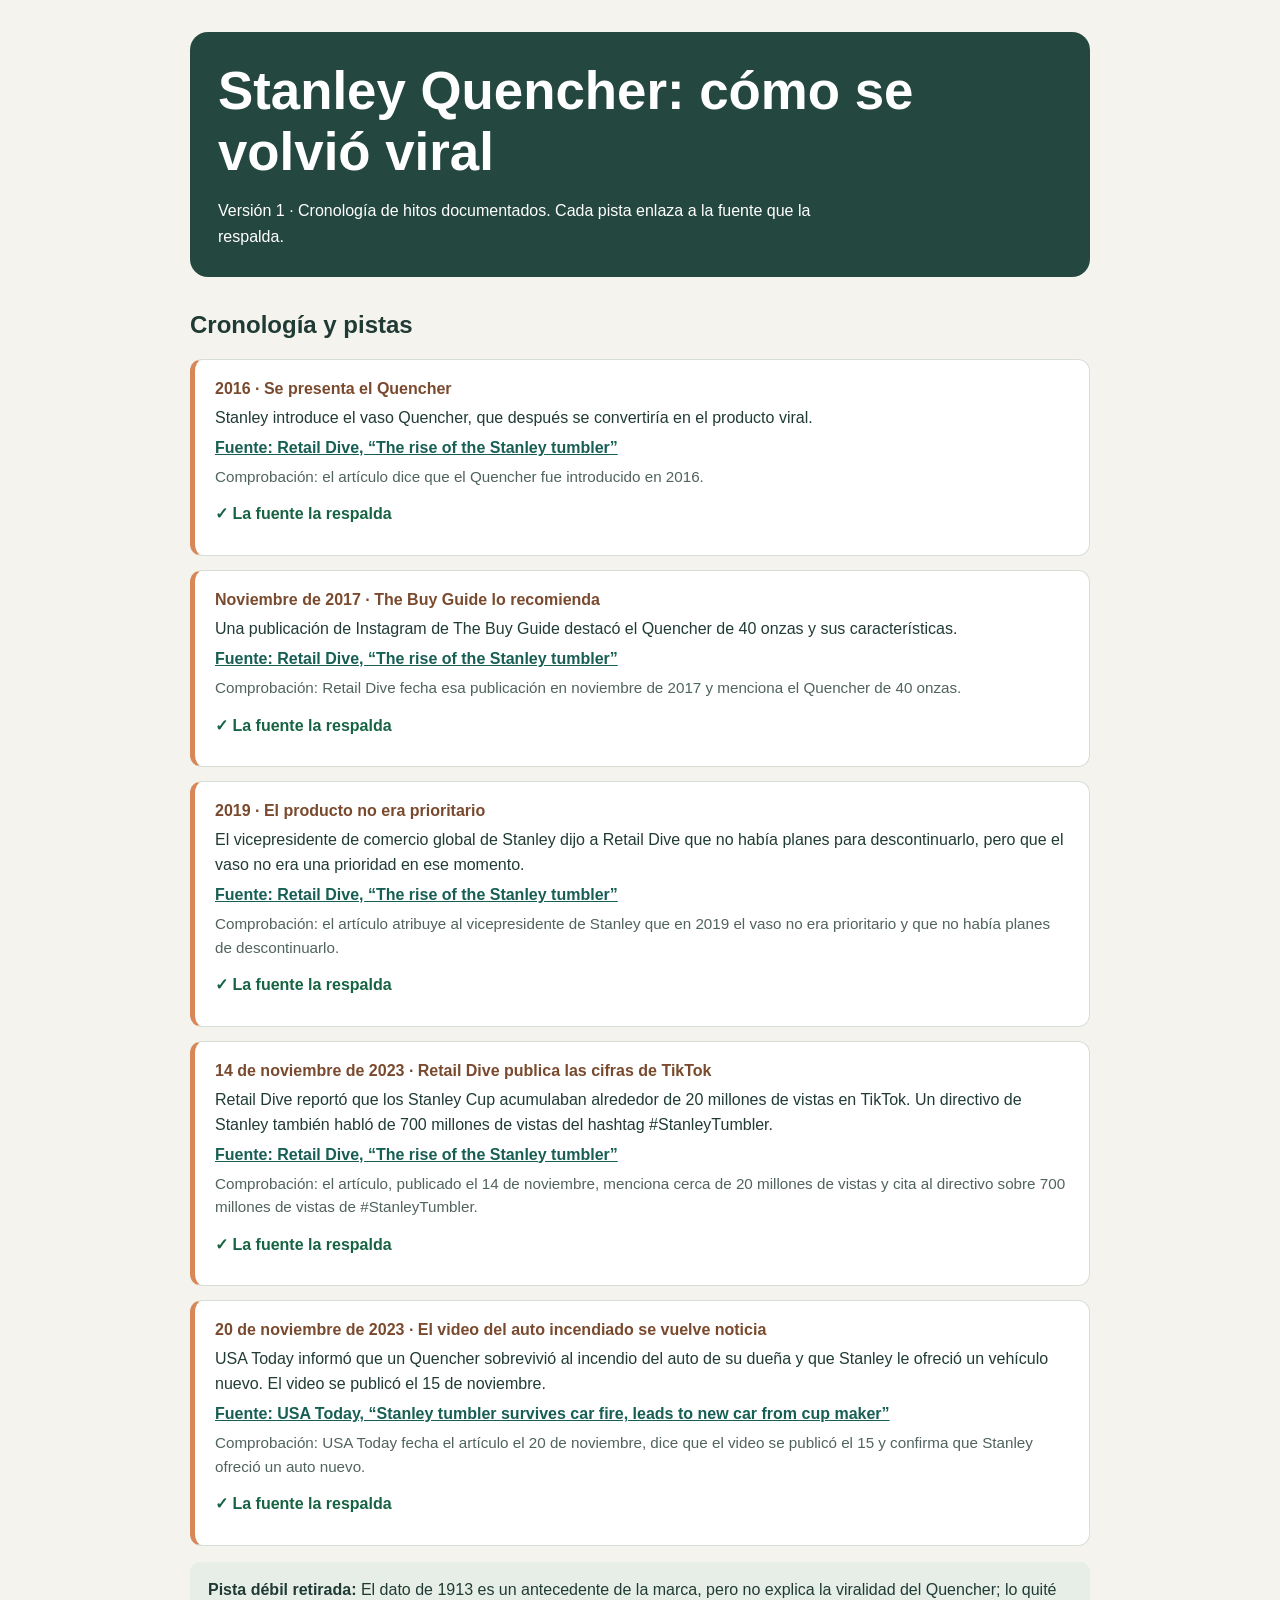
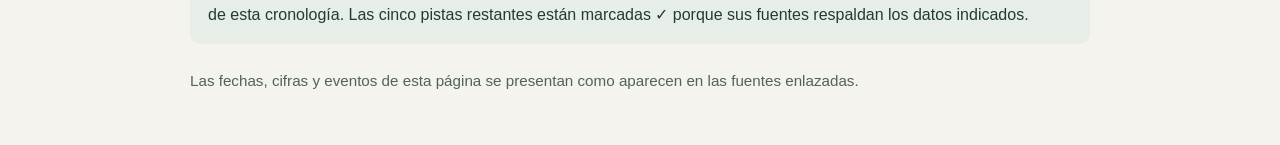
<file: mi-trabajo/dia-03/tablero.html>
<!doctype html>
<html lang="es">
<head>
  <meta charset="utf-8">
  <meta name="viewport" content="width=device-width, initial-scale=1">
  <title>Stanley Quencher: cómo se volvió viral</title>
  <style>
    :root {
      color-scheme: light;
      font-family: "Segoe UI", Arial, sans-serif;
      color: #203b35;
      background: #f4f3ed;
    }
    body {
      max-width: 900px;
      margin: 0 auto;
      padding: 32px 20px 56px;
    }
    header {
      padding: 28px;
      border-radius: 18px;
      color: #fff;
      background: #24483f;
    }
    header p {
      max-width: 650px;
      margin-bottom: 0;
      line-height: 1.6;
    }
    h1 { margin: 0; font-size: clamp(2rem, 6vw, 3.3rem); }
    h2 { margin-top: 34px; }
    ol {
      display: grid;
      gap: 14px;
      padding: 0;
      list-style: none;
    }
    li {
      padding: 20px;
      border: 1px solid #d7ded7;
      border-left: 5px solid #d88758;
      border-radius: 12px;
      background: #fff;
    }
    time {
      display: block;
      margin-bottom: 8px;
      color: #7a4a2e;
      font-weight: 700;
    }
    li p { margin: 8px 0; line-height: 1.55; }
    a { color: #175f54; font-weight: 650; }
    .estado {
      margin-top: 14px;
      color: #176344;
      font-weight: 700;
    }
    .prueba {
      color: #50635e;
      font-size: .95rem;
    }
    .nota {
      padding: 16px 18px;
      border-radius: 10px;
      background: #e7eee8;
      line-height: 1.55;
    }
    footer { margin-top: 28px; color: #50635e; font-size: .95rem; }
  </style>
</head>
<body>
  <header>
    <h1>Stanley Quencher: cómo se volvió viral</h1>
    <p>Versión 1 · Cronología de hitos documentados. Cada pista enlaza a la fuente que la respalda.</p>
  </header>

  <main>
    <h2>Cronología y pistas</h2>
    <ol>
      <li>
        <time datetime="2016">2016 · Se presenta el Quencher</time>
        <p>Stanley introduce el vaso Quencher, que después se convertiría en el producto viral.</p>
        <a href="https://www.retaildive.com/news/stanley-quencher-tumblers-viral-success/699416/" target="_blank" rel="noopener noreferrer">Fuente: Retail Dive, “The rise of the Stanley tumbler”</a>
        <p class="prueba">Comprobación: el artículo dice que el Quencher fue introducido en 2016.</p>
        <p class="estado" aria-label="Pista verificada">✓ La fuente la respalda</p>
      </li>
      <li>
        <time datetime="2017-11">Noviembre de 2017 · The Buy Guide lo recomienda</time>
        <p>Una publicación de Instagram de The Buy Guide destacó el Quencher de 40 onzas y sus características.</p>
        <a href="https://www.retaildive.com/news/stanley-quencher-tumblers-viral-success/699416/" target="_blank" rel="noopener noreferrer">Fuente: Retail Dive, “The rise of the Stanley tumbler”</a>
        <p class="prueba">Comprobación: Retail Dive fecha esa publicación en noviembre de 2017 y menciona el Quencher de 40 onzas.</p>
        <p class="estado" aria-label="Pista verificada">✓ La fuente la respalda</p>
      </li>
      <li>
        <time datetime="2019">2019 · El producto no era prioritario</time>
        <p>El vicepresidente de comercio global de Stanley dijo a Retail Dive que no había planes para descontinuarlo, pero que el vaso no era una prioridad en ese momento.</p>
        <a href="https://www.retaildive.com/news/stanley-quencher-tumblers-viral-success/699416/" target="_blank" rel="noopener noreferrer">Fuente: Retail Dive, “The rise of the Stanley tumbler”</a>
        <p class="prueba">Comprobación: el artículo atribuye al vicepresidente de Stanley que en 2019 el vaso no era prioritario y que no había planes de descontinuarlo.</p>
        <p class="estado" aria-label="Pista verificada">✓ La fuente la respalda</p>
      </li>
      <li>
        <time datetime="2023-11-14">14 de noviembre de 2023 · Retail Dive publica las cifras de TikTok</time>
        <p>Retail Dive reportó que los Stanley Cup acumulaban alrededor de 20 millones de vistas en TikTok. Un directivo de Stanley también habló de 700 millones de vistas del hashtag #StanleyTumbler.</p>
        <a href="https://www.retaildive.com/news/stanley-quencher-tumblers-viral-success/699416/" target="_blank" rel="noopener noreferrer">Fuente: Retail Dive, “The rise of the Stanley tumbler”</a>
        <p class="prueba">Comprobación: el artículo, publicado el 14 de noviembre, menciona cerca de 20 millones de vistas y cita al directivo sobre 700 millones de vistas de #StanleyTumbler.</p>
        <p class="estado" aria-label="Pista verificada">✓ La fuente la respalda</p>
      </li>
      <li>
        <time datetime="2023-11-20">20 de noviembre de 2023 · El video del auto incendiado se vuelve noticia</time>
        <p>USA Today informó que un Quencher sobrevivió al incendio del auto de su dueña y que Stanley le ofreció un vehículo nuevo. El video se publicó el 15 de noviembre.</p>
        <a href="https://www.usatoday.com/story/money/shopping/2023/11/20/tik-tok-car-fire-stanley-drink-cup-new-car/71660858007/" target="_blank" rel="noopener noreferrer">Fuente: USA Today, “Stanley tumbler survives car fire, leads to new car from cup maker”</a>
        <p class="prueba">Comprobación: USA Today fecha el artículo el 20 de noviembre, dice que el video se publicó el 15 y confirma que Stanley ofreció un auto nuevo.</p>
        <p class="estado" aria-label="Pista verificada">✓ La fuente la respalda</p>
      </li>
    </ol>

    <p class="nota"><strong>Pista débil retirada:</strong> El dato de 1913 es un antecedente de la marca, pero no explica la viralidad del Quencher; lo quité de esta cronología. Las cinco pistas restantes están marcadas ✓ porque sus fuentes respaldan los datos indicados.</p>
  </main>

  <footer>Las fechas, cifras y eventos de esta página se presentan como aparecen en las fuentes enlazadas.</footer>
</body>
</html>
</file>
